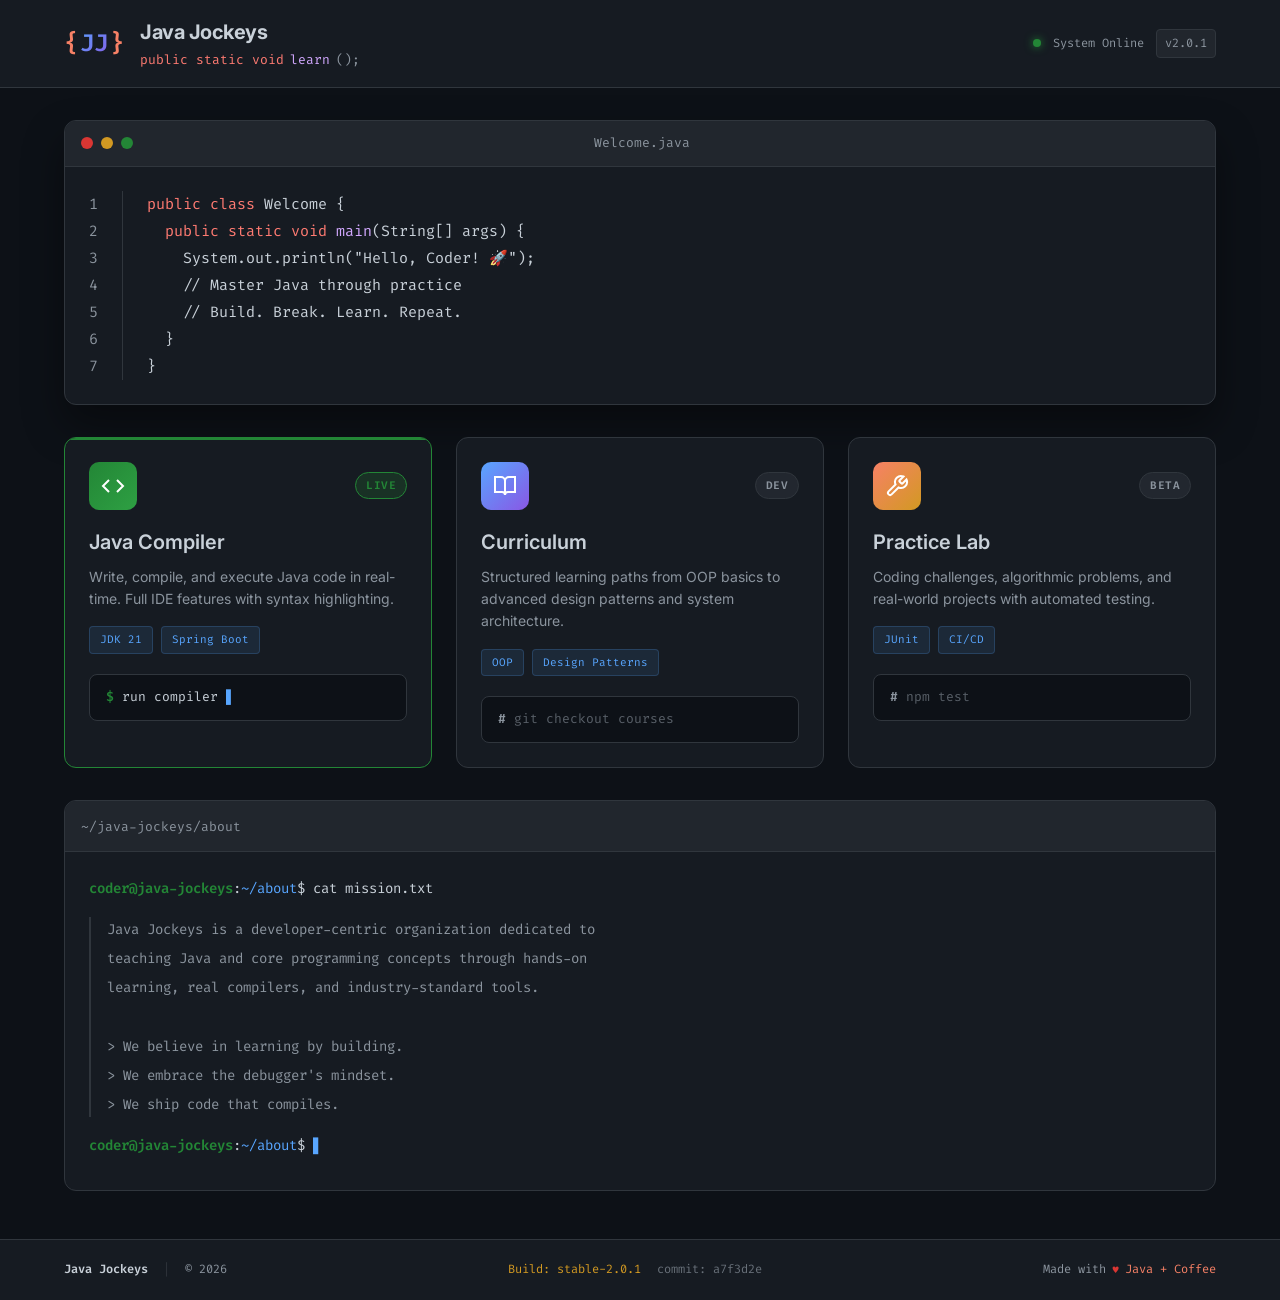
<file: target/classes/static/dashboard/dashboard.html>
<!DOCTYPE html>
<html lang="en">
<head>
    <meta charset="UTF-8">
    <meta name="viewport" content="width=device-width, initial-scale=1.0">
    <title>Dashboard | Java Jockeys</title>
    <link rel="stylesheet" href="dashboard.css">
    <link rel="preconnect" href="https://fonts.googleapis.com">
    <link rel="preconnect" href="https://fonts.gstatic.com" crossorigin>
    <link href="https://fonts.googleapis.com/css2?family=Fira+Code:wght@400;500;600&family=Inter:wght@400;500;600;700&display=swap" rel="stylesheet">
</head>
<body>

<header class="topbar">
    <div class="topbar-content">
        <div class="logo-section">
            <div class="logo-icon">
                <span class="bracket">{</span>
                <span class="logo-text">JJ</span>
                <span class="bracket">}</span>
            </div>
            <div class="logo-info">
                <h1>Java Jockeys</h1>
                <span class="tagline">
                    <span class="keyword">public static void</span> 
                    <span class="function">learn</span>();
                </span>
            </div>
        </div>
        <div class="status-bar">
            <span class="status-indicator online"></span>
            <span class="status-text">System Online</span>
            <span class="version">v2.0.1</span>
        </div>
    </div>
</header>

<section class="welcome">
    <div class="code-window">
        <div class="window-header">
            <div class="window-dots">
                <span class="dot red"></span>
                <span class="dot yellow"></span>
                <span class="dot green"></span>
            </div>
            <span class="window-title">Welcome.java</span>
        </div>
        <div class="code-content">
            <div class="line-numbers">
                <span>1</span>
                <span>2</span>
                <span>3</span>
                <span>4</span>
                <span>5</span>
                <span>6</span>
                <span>7</span>
            </div>
            <div class="code-text">
                <p><span class="keyword">public class</span> <span class="class-name">Welcome</span> {</p>
                <p>&nbsp;&nbsp;<span class="keyword">public static void</span> <span class="function">main</span>(String[] args) {</p>
                <p>&nbsp;&nbsp;&nbsp;&nbsp;System.out.println(<span class="string">"Hello, Coder! 🚀"</span>);</p>
                <p>&nbsp;&nbsp;&nbsp;&nbsp;<span class="comment">// Master Java through practice</span></p>
                <p>&nbsp;&nbsp;&nbsp;&nbsp;<span class="comment">// Build. Break. Learn. Repeat.</span></p>
                <p>&nbsp;&nbsp;}</p>
                <p>}</p>
            </div>
        </div>
    </div>
</section>

<section class="cards">

    <div class="card active" onclick="location.href='/web-compiler/index.html'">
        <div class="card-header">
            <div class="card-icon compiler">
                <svg width="24" height="24" viewBox="0 0 24 24" fill="none" stroke="currentColor" stroke-width="2">
                    <polyline points="16 18 22 12 16 6"></polyline>
                    <polyline points="8 6 2 12 8 18"></polyline>
                </svg>
            </div>
            <span class="card-badge live">LIVE</span>
        </div>
        <h3>Java Compiler</h3>
        <p>Write, compile, and execute Java code in real-time. Full IDE features with syntax highlighting.</p>
        <div class="card-meta">
            <span class="tech-tag">JDK 21</span>
            <span class="tech-tag">Spring Boot</span>
        </div>
        <div class="card-action">
            <span class="prompt">$</span> <span class="command">run compiler</span>
            <span class="cursor">▋</span>
        </div>
    </div>

    <div class="card">
        <div class="card-header">
            <div class="card-icon courses">
                <svg width="24" height="24" viewBox="0 0 24 24" fill="none" stroke="currentColor" stroke-width="2">
                    <path d="M2 3h6a4 4 0 0 1 4 4v14a3 3 0 0 0-3-3H2z"></path>
                    <path d="M22 3h-6a4 4 0 0 0-4 4v14a3 3 0 0 1 3-3h7z"></path>
                </svg>
            </div>
            <span class="card-badge coming">DEV</span>
        </div>
        <h3>Curriculum</h3>
        <p>Structured learning paths from OOP basics to advanced design patterns and system architecture.</p>
        <div class="card-meta">
            <span class="tech-tag">OOP</span>
            <span class="tech-tag">Design Patterns</span>
        </div>
        <div class="card-action disabled">
            <span class="prompt">#</span> <span class="command">git checkout courses</span>
        </div>
    </div>

    <div class="card">
        <div class="card-header">
            <div class="card-icon practice">
                <svg width="24" height="24" viewBox="0 0 24 24" fill="none" stroke="currentColor" stroke-width="2">
                    <path d="M14.7 6.3a1 1 0 0 0 0 1.4l1.6 1.6a1 1 0 0 0 1.4 0l3.77-3.77a6 6 0 0 1-7.94 7.94l-6.91 6.91a2.12 2.12 0 0 1-3-3l6.91-6.91a6 6 0 0 1 7.94-7.94l-3.76 3.76z"></path>
                </svg>
            </div>
            <span class="card-badge coming">BETA</span>
        </div>
        <h3>Practice Lab</h3>
        <p>Coding challenges, algorithmic problems, and real-world projects with automated testing.</p>
        <div class="card-meta">
            <span class="tech-tag">JUnit</span>
            <span class="tech-tag">CI/CD</span>
        </div>
        <div class="card-action disabled">
            <span class="prompt">#</span> <span class="command">npm test</span>
        </div>
    </div>

</section>

<section class="about">
    <div class="terminal-window">
        <div class="terminal-header">
            <span class="terminal-title">~/java-jockeys/about</span>
        </div>
        <div class="terminal-body">
            <div class="terminal-line">
                <span class="user">coder@java-jockeys</span>:<span class="path">~/about</span>$ <span class="cmd">cat mission.txt</span>
            </div>
            <div class="terminal-output">
                <p>Java Jockeys is a developer-centric organization dedicated to</p>
                <p>teaching Java and core programming concepts through hands-on</p>
                <p>learning, real compilers, and industry-standard tools.</p>
                <br>
                <p>> We believe in learning by building.</p>
                <p>> We embrace the debugger's mindset.</p>
                <p>> We ship code that compiles.</p>
            </div>
            <div class="terminal-line">
                <span class="user">coder@java-jockeys</span>:<span class="path">~/about</span>$ <span class="cursor">▋</span>
            </div>
        </div>
    </div>
</section>

<footer>
    <div class="footer-content">
        <div class="footer-left">
            <span class="footer-brand">Java Jockeys</span>
            <span class="footer-divider">|</span>
            <span class="footer-copy">© 2026</span>
        </div>
        <div class="footer-center">
            <span class="build-info">Build: stable-2.0.1</span>
            <span class="commit">commit: a7f3d2e</span>
        </div>
        <div class="footer-right">
            <span class="made-with">Made with</span>
            <span class="heart">♥</span>
            <span class="stack">Java + Coffee</span>
        </div>
    </div>
</footer>

</body>
</html>
</file>
<file: target/classes/static/dashboard/dashboard.css>
:root {
    --bg-primary: #0d1117;
    --bg-secondary: #161b22;
    --bg-tertiary: #21262d;
    --border-color: #30363d;
    --text-primary: #c9d1d9;
    --text-secondary: #8b949e;
    --accent-blue: #58a6ff;
    --accent-green: #238636;
    --accent-yellow: #d29922;
    --accent-red: #da3633;
    --accent-purple: #8957e5;
    --accent-orange: #f78166;
    --syntax-keyword: #ff7b72;
    --syntax-string: #a5d6ff;
    --syntax-function: #d2a8ff;
    --syntax-comment: #8b949e;
    --syntax-class: #ffa657;
    --font-mono: 'Fira Code', 'Consolas', 'Monaco', monospace;
    --font-sans: 'Inter', -apple-system, BlinkMacSystemFont, sans-serif;
}

* {
    margin: 0;
    padding: 0;
    box-sizing: border-box;
}

body {
    font-family: var(--font-sans);
    background: var(--bg-primary);
    color: var(--text-primary);
    line-height: 1.6;
    min-height: 100vh;
}

/* Top bar - Terminal style */
.topbar {
    background: var(--bg-secondary);
    border-bottom: 1px solid var(--border-color);
    padding: 0;
    position: sticky;
    top: 0;
    z-index: 100;
}

.topbar-content {
    max-width: 1200px;
    margin: 0 auto;
    padding: 16px 24px;
    display: flex;
    justify-content: space-between;
    align-items: center;
}

.logo-section {
    display: flex;
    align-items: center;
    gap: 16px;
}

.logo-icon {
    font-family: var(--font-mono);
    font-size: 24px;
    font-weight: 600;
    display: flex;
    align-items: center;
    gap: 2px;
}

.bracket {
    color: var(--accent-orange);
}

.logo-text {
    color: var(--accent-blue);
    background: linear-gradient(135deg, var(--accent-blue), var(--accent-purple));
    -webkit-background-clip: text;
    -webkit-text-fill-color: transparent;
    background-clip: text;
}

.logo-info h1 {
    font-size: 20px;
    font-weight: 700;
    color: var(--text-primary);
    margin: 0;
    letter-spacing: -0.5px;
}

.tagline {
    font-family: var(--font-mono);
    font-size: 13px;
    color: var(--text-secondary);
    display: flex;
    gap: 6px;
    margin-top: 2px;
}

.keyword {
    color: var(--syntax-keyword);
}

.function {
    color: var(--syntax-function);
}

.status-bar {
    display: flex;
    align-items: center;
    gap: 12px;
    font-family: var(--font-mono);
    font-size: 12px;
    color: var(--text-secondary);
}

.status-indicator {
    width: 8px;
    height: 8px;
    border-radius: 50%;
    background: var(--accent-green);
    box-shadow: 0 0 8px var(--accent-green);
    animation: pulse 2s infinite;
}

@keyframes pulse {
    0%, 100% { opacity: 1; }
    50% { opacity: 0.5; }
}

.version {
    background: var(--bg-tertiary);
    padding: 4px 8px;
    border-radius: 4px;
    border: 1px solid var(--border-color);
}

/* Welcome section - Code editor style */
.welcome {
    max-width: 1200px;
    margin: 32px auto;
    padding: 0 24px;
}

.code-window {
    background: var(--bg-secondary);
    border: 1px solid var(--border-color);
    border-radius: 12px;
    overflow: hidden;
    box-shadow: 0 20px 40px rgba(0, 0, 0, 0.4);
}

.window-header {
    background: var(--bg-tertiary);
    padding: 12px 16px;
    display: flex;
    align-items: center;
    gap: 12px;
    border-bottom: 1px solid var(--border-color);
}

.window-dots {
    display: flex;
    gap: 8px;
}

.dot {
    width: 12px;
    height: 12px;
    border-radius: 50%;
}

.dot.red { background: var(--accent-red); }
.dot.yellow { background: var(--accent-yellow); }
.dot.green { background: var(--accent-green); }

.window-title {
    font-family: var(--font-mono);
    font-size: 13px;
    color: var(--text-secondary);
    flex: 1;
    text-align: center;
    margin-right: 60px;
}

.code-content {
    display: flex;
    padding: 24px;
    font-family: var(--font-mono);
    font-size: 15px;
    line-height: 1.8;
}

.line-numbers {
    display: flex;
    flex-direction: column;
    color: var(--text-secondary);
    text-align: right;
    padding-right: 24px;
    border-right: 1px solid var(--border-color);
    margin-right: 24px;
    user-select: none;
}

.code-text {
    flex: 1;
}

.code-text p {
    margin: 0;
    white-space: pre;
}

.syntax-keyword { color: var(--syntax-keyword); }
.syntax-string { color: var(--syntax-string); }
.syntax-function { color: var(--syntax-function); }
.syntax-comment { color: var(--syntax-comment); font-style: italic; }
.syntax-class { color: var(--syntax-class); }

/* Cards - IDE panels */
.cards {
    max-width: 1200px;
    margin: 0 auto;
    padding: 0 24px;
    display: grid;
    grid-template-columns: repeat(auto-fit, minmax(320px, 1fr));
    gap: 24px;
}

.card {
    background: var(--bg-secondary);
    border: 1px solid var(--border-color);
    border-radius: 12px;
    padding: 24px;
    cursor: pointer;
    transition: all 0.3s ease;
    position: relative;
    overflow: hidden;
}

.card::before {
    content: '';
    position: absolute;
    top: 0;
    left: 0;
    right: 0;
    height: 2px;
    background: linear-gradient(90deg, var(--accent-blue), var(--accent-purple));
    opacity: 0;
    transition: opacity 0.3s;
}

.card:hover {
    transform: translateY(-4px);
    border-color: var(--accent-blue);
    box-shadow: 0 12px 24px rgba(0, 0, 0, 0.3);
}

.card:hover::before {
    opacity: 1;
}

.card.active {
    border-color: var(--accent-green);
}

.card.active::before {
    background: var(--accent-green);
    opacity: 1;
}

.card-header {
    display: flex;
    justify-content: space-between;
    align-items: center;
    margin-bottom: 16px;
}

.card-icon {
    width: 48px;
    height: 48px;
    border-radius: 10px;
    display: flex;
    align-items: center;
    justify-content: center;
    color: white;
}

.card-icon.compiler { background: linear-gradient(135deg, var(--accent-green), #2ea043); }
.card-icon.courses { background: linear-gradient(135deg, var(--accent-blue), var(--accent-purple)); }
.card-icon.practice { background: linear-gradient(135deg, var(--accent-orange), var(--accent-yellow)); }

.card-badge {
    font-family: var(--font-mono);
    font-size: 11px;
    font-weight: 600;
    padding: 4px 10px;
    border-radius: 20px;
    text-transform: uppercase;
    letter-spacing: 0.5px;
}

.card-badge.live {
    background: rgba(35, 134, 54, 0.2);
    color: var(--accent-green);
    border: 1px solid var(--accent-green);
}

.card-badge.coming {
    background: rgba(139, 148, 158, 0.1);
    color: var(--text-secondary);
    border: 1px solid var(--border-color);
}

.card h3 {
    font-size: 20px;
    font-weight: 600;
    margin-bottom: 8px;
    color: var(--text-primary);
}

.card p {
    color: var(--text-secondary);
    font-size: 14px;
    line-height: 1.6;
    margin-bottom: 16px;
}

.card-meta {
    display: flex;
    gap: 8px;
    margin-bottom: 20px;
    flex-wrap: wrap;
}

.tech-tag {
    font-family: var(--font-mono);
    font-size: 11px;
    color: var(--accent-blue);
    background: rgba(88, 166, 255, 0.1);
    padding: 4px 10px;
    border-radius: 4px;
    border: 1px solid rgba(88, 166, 255, 0.2);
}

.card-action {
    font-family: var(--font-mono);
    font-size: 13px;
    background: var(--bg-primary);
    padding: 12px 16px;
    border-radius: 8px;
    border: 1px solid var(--border-color);
    display: flex;
    align-items: center;
    gap: 8px;
}

.card-action .prompt {
    color: var(--accent-green);
    font-weight: 600;
}

.card-action .command {
    color: var(--text-primary);
}

.card-action.disabled .prompt {
    color: var(--text-secondary);
}

.card-action.disabled .command {
    color: var(--text-secondary);
    opacity: 0.6;
}

.cursor {
    color: var(--accent-blue);
    animation: blink 1s infinite;
}

@keyframes blink {
    0%, 50% { opacity: 1; }
    51%, 100% { opacity: 0; }
}

/* About section - Terminal style */
.about {
    max-width: 1200px;
    margin: 32px auto;
    padding: 0 24px;
}

.terminal-window {
    background: var(--bg-secondary);
    border: 1px solid var(--border-color);
    border-radius: 12px;
    overflow: hidden;
}

.terminal-header {
    background: var(--bg-tertiary);
    padding: 12px 16px;
    border-bottom: 1px solid var(--border-color);
}

.terminal-title {
    font-family: var(--font-mono);
    font-size: 13px;
    color: var(--text-secondary);
}

.terminal-body {
    padding: 24px;
    font-family: var(--font-mono);
    font-size: 14px;
    line-height: 1.8;
}

.terminal-line {
    margin-bottom: 8px;
}

.user {
    color: var(--accent-green);
    font-weight: 600;
}

.path {
    color: var(--accent-blue);
}

.cmd {
    color: var(--text-primary);
}

.terminal-output {
    color: var(--text-secondary);
    margin: 16px 0;
    padding-left: 16px;
    border-left: 2px solid var(--border-color);
}

.terminal-output p {
    margin: 4px 0;
}

/* Footer - System status bar style */
footer {
    margin-top: 48px;
    border-top: 1px solid var(--border-color);
    background: var(--bg-secondary);
}

.footer-content {
    max-width: 1200px;
    margin: 0 auto;
    padding: 20px 24px;
    display: flex;
    justify-content: space-between;
    align-items: center;
    font-family: var(--font-mono);
    font-size: 12px;
    color: var(--text-secondary);
    flex-wrap: wrap;
    gap: 16px;
}

.footer-brand {
    color: var(--text-primary);
    font-weight: 600;
}

.footer-divider {
    color: var(--border-color);
    margin: 0 8px;
}

.footer-center {
    display: flex;
    gap: 16px;
}

.build-info {
    color: var(--accent-yellow);
}

.commit {
    color: var(--text-secondary);
    opacity: 0.7;
}

.footer-right {
    display: flex;
    align-items: center;
    gap: 6px;
}

.heart {
    color: var(--accent-red);
    animation: heartbeat 1.5s ease-in-out infinite;
}

@keyframes heartbeat {
    0%, 100% { transform: scale(1); }
    50% { transform: scale(1.1); }
}

.stack {
    color: var(--accent-orange);
}

/* Responsive */
@media (max-width: 768px) {
    .topbar-content {
        flex-direction: column;
        gap: 12px;
        text-align: center;
    }
    
    .cards {
        grid-template-columns: 1fr;
    }
    
    .code-content {
        font-size: 13px;
        padding: 16px;
    }
    
    .footer-content {
        flex-direction: column;
        text-align: center;
    }
}

/* Scrollbar styling */
::-webkit-scrollbar {
    width: 10px;
    height: 10px;
}

::-webkit-scrollbar-track {
    background: var(--bg-primary);
}

::-webkit-scrollbar-thumb {
    background: var(--border-color);
    border-radius: 5px;
}

::-webkit-scrollbar-thumb:hover {
    background: var(--text-secondary);
}
</file>
